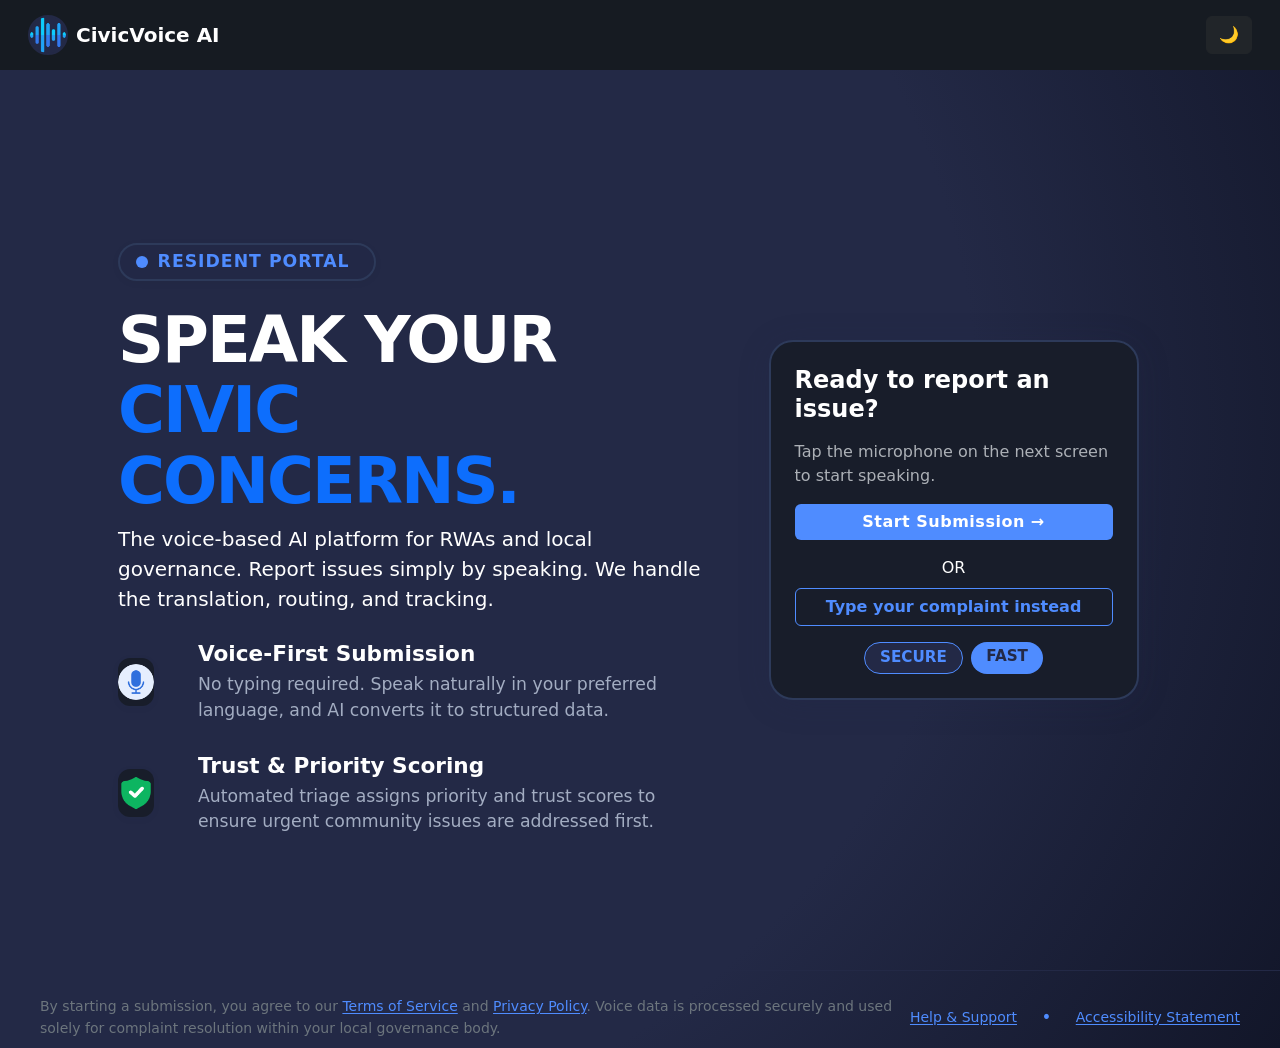
<file: templates/index.html>
<!DOCTYPE html>
<html lang="en" data-bs-theme="dark">
<head>
    <meta charset="UTF-8">
    <meta name="viewport" content="width=device-width, initial-scale=1.0">
    <title>CivicVoice AI</title>
    <link href="https://cdn.jsdelivr.net/npm/bootstrap@5.3.2/dist/css/bootstrap.min.css" rel="stylesheet">
    <link rel="stylesheet" href="/static/style.css">
</head>
<body>
    <!-- Header/Navbar -->
    <nav class="navbar navbar-expand-lg navbar-dark px-3" style="background: #161b22 !important; min-height: 70px;">
        <div class="container-fluid d-flex align-items-center justify-content-between">
            <a class="navbar-brand d-flex align-items-center fw-bold" href="#">
                <span class="logo-img-wrapper me-2">
                    <img src="/assets/wave-sound.png" alt="Logo" width="36" height="36" id="mainLogo" class="rounded-logo">
                </span>
                CivicVoice AI
            </a>
            <button class="btn btn-dark" id="toggleTheme" title="Toggle light/dark mode">🌙</button>
        </div>
    </nav>
    <div class="container vh-100 d-flex align-items-center" style="min-height: 80vh;">
        <div class="row w-100">
            <!-- Left Section -->
            <div class="col-md-7 d-flex flex-column justify-content-center align-items-start ps-md-5" style="padding-top: 2.5rem;">
                <span class="badge-resident-portal mb-4">
                    <span class="dot"></span>
                    <span class="text">RESIDENT PORTAL</span>
                </span>
                <h1 class="display-3 fw-bold mb-2" style="line-height: 1.1; letter-spacing: -2px;">SPEAK YOUR <br><span class="text-primary">CIVIC CONCERNS.</span></h1>
                <p class="lead mb-4">The voice-based AI platform for RWAs and local governance. Report issues simply by speaking. We handle the translation, routing, and tracking.</p>
                <div class="feature-row d-flex align-items-center mb-4">
                    <span class="feature-icon mic">
                        <img src="/assets/microphone (1).png" alt="Mic Icon" width="32" height="32" class="rounded-logo">
                    </span>
                    <div>
                        <div class="feature-title">Voice-First Submission</div>
                        <div class="feature-desc">No typing required. Speak naturally in your preferred language, and AI converts it to structured data.</div>
                    </div>
                </div>
                <div class="feature-row d-flex align-items-center mb-2">
                    <span class="feature-icon shield">
                        <img src="/assets/insurance.png" alt="Shield Icon" width="32" height="32" class="rounded-logo">
                    </span>
                    <div>
                        <div class="feature-title">Trust & Priority Scoring</div>
                        <div class="feature-desc">Automated triage assigns priority and trust scores to ensure urgent community issues are addressed first.</div>
                    </div>
                </div>
            </div>
            <!-- Right Section -->
            <div class="col-md-5 d-flex flex-column justify-content-center align-items-center">
                <div class="custom-card p-4 w-100" style="max-width: 370px;">
                    <h4 class="mb-3">Ready to report an issue?</h4>
                    <p class="text-muted">Tap the microphone on the next screen to start speaking.</p>
                    <a href="/templates/signup.html" class="btn btn-primary w-100 mb-2" id="startSubmission">Start Submission &rarr;</a>
                    <div class="text-center my-2">OR</div>
                    <!-- <input class="form-control mb-3" id="complaintInput" placeholder="Type your complaint instead"> -->
                    <button class="btn btn-outline-secondary w-100 mb-3" id="submitComplaint">Type your complaint instead</button>
                    <div class="d-flex justify-content-center gap-2">
                        <span class="badge bg-secondary">SECURE</span>
                        <span class="badge bg-info text-dark">FAST</span>
                    </div>
                </div>
            </div>
        </div>
    </div>
    <!-- Footer -->
                <footer class="footer mt-auto pt-4 pb-2">
                    <div class="container-fluid px-0 d-flex flex-column flex-md-row align-items-center justify-content-between gap-2">
                        <div class="footer-legal text-secondary small text-start">
                            By starting a submission, you agree to our
                            <a href="#" class="footer-link">Terms of Service</a> and
                            <a href="#" class="footer-link">Privacy Policy</a>.
                            Voice data is processed securely and used solely for complaint resolution within your local governance body.
                        </div>
                        <div class="footer-links d-flex align-items-center gap-3 small">
                            <a href="#" class="footer-link">Help &amp; Support</a>
                            <span class="dot-sep">&bull;</span>
                            <a href="#" class="footer-link">Accessibility Statement</a>
                        </div>
                    </div>
                </footer>
     <script src="https://cdn.jsdelivr.net/npm/bootstrap@5.3.2/dist/js/bootstrap.bundle.min.js"></script>
    <script src="/static/script.js"></script>
    <script>
    // Logo theme switchers
    const html = document.documentElement;
    const mainLogo = document.getElementById('mainLogo');
    function updateLogo() {
        if (html.getAttribute('data-bs-theme') === 'light') {
            mainLogo.src = '/static/mic-light.png';
        } else {
            mainLogo.src = '/static/mic-dark.png';
        }
    }
    updateLogo();
    const toggleThemeBtn = document.getElementById('toggleTheme');
    if (toggleThemeBtn) {
        toggleThemeBtn.addEventListener('click', () => {
            setTimeout(updateLogo, 10);
        });
    }
    </script>
</body>
</html>
</file>
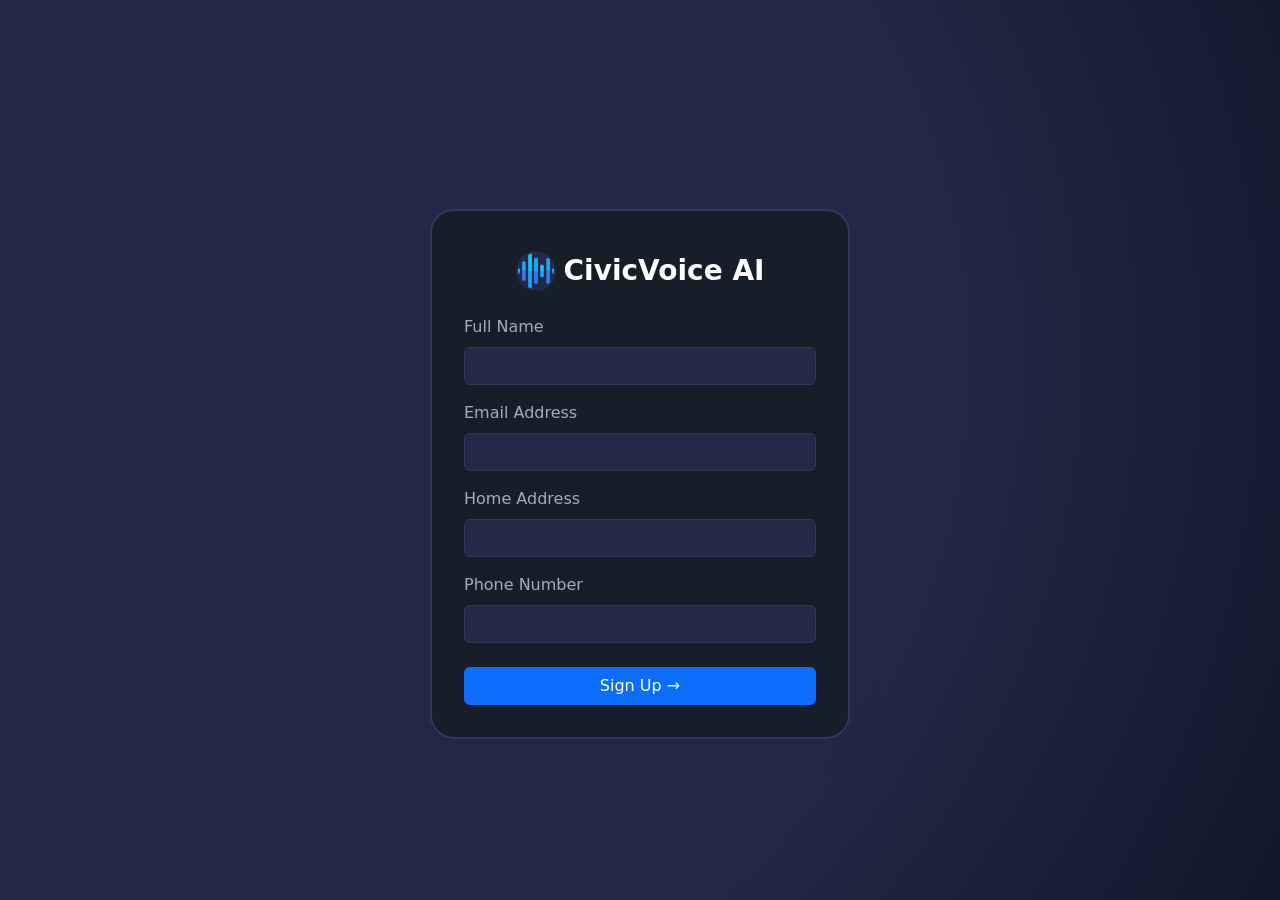
<file: templates/signup.html>
<!DOCTYPE html>
<html lang="en" data-bs-theme="dark">

<head>
    <meta charset="UTF-8">
    <meta name="viewport" content="width=device-width, initial-scale=1.0">
    <title>CivicVoice AI - Sign Up</title>
    <link href="https://cdn.jsdelivr.net/npm/bootstrap@5.3.2/dist/css/bootstrap.min.css" rel="stylesheet">
    <link rel="stylesheet" href="/static/style.css">
    <style>
        .signup-card {
            background: #181d2a;
            border-radius: 1.5rem;
            border: 2px solid #2d3a5a;
            box-shadow: 0 4px 32px 0 rgba(35, 41, 70, 0.18);
            padding: 2.5rem 2rem 2rem 2rem;
            max-width: 420px;
            margin: 3rem auto 0 auto;
            color: #fff;
        }

        .form-label {
            color: #a3adc2;
            font-weight: 500;
        }

        .form-control {
            background: #232946;
            color: #fff;
            border: 1.5px solid #2d3a5a;
        }

        .form-control:focus {
            border-color: #4f8cff;
            box-shadow: none;
        }

        .error-msg {
            color: #ff6b6b;
            font-size: 0.98rem;
            margin-top: 0.25rem;
        }
    </style>
</head>

<body>
    <div class="container vh-100 d-flex flex-column align-items-center justify-content-center">
        <div class="signup-card w-100">
            <div class="d-flex align-items-center justify-content-center mb-4">
                <span class="logo-img-wrapper me-2">
                    <img src="/assets/wave-sound.png" alt="CivicVoice Logo" width="40" height="40">
                </span>
                <h3 class="fw-bold mb-0">CivicVoice AI</h3>
            </div>
            <form id="signupForm" autocomplete="off" novalidate>
                <div class="mb-3">
                    <label for="name" class="form-label">Full Name</label>
                    <input type="text" class="form-control" id="name" required>
                    <div class="error-msg" id="nameError"></div>
                </div>
                <div class="mb-3">
                    <label for="email" class="form-label">Email Address</label>
                    <input type="email" class="form-control" id="email" required>
                    <div class="error-msg" id="emailError"></div>
                </div>
                <div class="mb-3">
                    <label for="address" class="form-label">Home Address</label>
                    <input type="text" class="form-control" id="address" required>
                    <div class="error-msg" id="addressError"></div>
                </div>
                <div class="mb-3">
                    <label for="phone" class="form-label">Phone Number</label>
                    <input type="tel" class="form-control" id="phone" required pattern="^[0-9\-\+\s()]{10,15}$">
                    <div class="error-msg" id="phoneError"></div>
                </div>
                <button type="submit" class="btn btn-primary w-100 mt-2">Sign Up &rarr;</button>
            </form>
        </div>
    </div>
    <script>
        // Client-side validation and local persistence
        const form = document.getElementById('signupForm');
        const nameInput = document.getElementById('name');
        const emailInput = document.getElementById('email');
        const addressInput = document.getElementById('address');
        const phoneInput = document.getElementById('phone');
        const nameError = document.getElementById('nameError');
        const emailError = document.getElementById('emailError');
        const addressError = document.getElementById('addressError');
        const phoneError = document.getElementById('phoneError');

        function validateEmail(email) {
            return /^[^\s@]+@[^\s@]+\.[^\s@]+$/.test(email);
        }
        function validatePhone(phone) {
            return /^[0-9\-\+\s()]{10,15}$/.test(phone);
        }
        form.addEventListener('submit', function (e) {
            e.preventDefault();
            let valid = true;
            nameError.textContent = '';
            emailError.textContent = '';
            addressError.textContent = '';
            phoneError.textContent = '';
            if (!nameInput.value.trim()) {
                nameError.textContent = 'Please enter your full name.';
                valid = false;
            }
            if (!emailInput.value.trim() || !validateEmail(emailInput.value.trim())) {
                emailError.textContent = 'Please enter a valid email address.';
                valid = false;
            }
            if (!addressInput.value.trim()) {
                addressError.textContent = 'Please enter your home address.';
                valid = false;
            }
            if (!phoneInput.value.trim() || !validatePhone(phoneInput.value.trim())) {
                phoneError.textContent = 'Please enter a valid phone number.';
                valid = false;
            }
            if (valid) {
                // Save to localStorage as persistent JSON
                const userData = {
                    name: nameInput.value.trim(),
                    email: emailInput.value.trim(),
                    address: addressInput.value.trim(),
                    phone: phoneInput.value.trim()
                };
                localStorage.setItem('civicvoice_user', JSON.stringify(userData));
                // Redirect to verification page
                window.location.href = 'resident-dashboard.html';

            }
        });
    </script>
</body>
</html>
</file>
<file: static/style.css>
/* Logo rounded border */
.logo-img-wrapper {
    display: flex;
    align-items: center;
    justify-content: center;
    width: 40px;
    height: 40px;
    background: #232946;
    border-radius: 50%;
    border: 2px solid #232946;
    overflow: hidden;
}
.rounded-logo {
    border-radius: 50%;
    background: transparent;
    width: 36px;
    height: 36px;
    object-fit: contain;
}
/* Feature rows styling */
.feature-row {
    gap: 1.5rem;
}
.feature-icon {
    display: flex;
    align-items: center;
    justify-content: center;
    width: 48px;
    height: 48px;
    border-radius: 12px;
    background: #181d2a;
    margin-right: 1.25rem;
    box-shadow: 0 2px 8px 0 rgba(35, 41, 70, 0.04);
}
.feature-title {
    font-size: 1.35rem;
    font-weight: 700;
    color: #fff;
    margin-bottom: 0.1rem;
}
.feature-desc {
    color: #a3adc2;
    font-size: 1.08rem;
    font-weight: 400;
    margin-bottom: 0.1rem;
}

/* Footer styling */
/* Footer layout and alignment */
.footer {
    background: transparent;
    color: #a3adc2;
    font-size: 1rem;
    border-top: 1px solid #232946;
    margin-top: 2rem;
    width: 100%;
    padding-left: 2.5rem;
    padding-right: 2.5rem;
}
.footer .container-fluid {
    max-width: 100vw;
    padding-left: 0;
    padding-right: 0;
}
.footer-legal {
    line-height: 1.6;
    flex: 1 1 0%;
    text-align: left;
    min-width: 0;
}
.footer-link {
    color: #4f8cff;
    text-decoration: underline;
    text-underline-offset: 2px;
    transition: color 0.15s;
    white-space: nowrap;
}
.footer-link:hover {
    color: #a3adc2;
    text-decoration: underline;
}
.footer-links {
    color: #a3adc2;
    justify-content: flex-end;
    flex: 0 0 auto;
    min-width: 220px;
    text-align: right;
}
.dot-sep {
    color: #4f8cff;
    font-size: 1.2em;
    margin: 0 0.5em;
    user-select: none;
}
@media (max-width: 900px) {
    .footer {
        padding-left: 1rem;
        padding-right: 1rem;
    }
    .footer .container-fluid {
        flex-direction: column !important;
        align-items: flex-start !important;
        gap: 0.5rem !important;
    }
    .footer-links {
        justify-content: flex-start;
        text-align: left;
        margin-top: 0.5rem;
    }
}
/* Resident Portal Badge */
.badge-resident-portal {
    display: inline-flex;
    align-items: center;
    background: rgba(35, 41, 70, 0.7);
    border: 2px solid #2d3a5a;
    border-radius: 2rem;
    padding: 0.25rem 1.5rem 0.25rem 1rem;
    font-weight: 600;
    color: #4f8cff;
    font-size: 1.1rem;
    letter-spacing: 1px;
    margin-top: 0.5rem;
    margin-bottom: 0.5rem;
    box-shadow: 0 2px 8px 0 rgba(0,0,0,0.04);
}
.badge-resident-portal .dot {
    width: 12px;
    height: 12px;
    background: #4f8cff;
    border-radius: 50%;
    display: inline-block;
    margin-right: 0.6rem;
    box-shadow: 0 0 0 2px #232946;
}
.badge-resident-portal .text {
    font-weight: 700;
    font-size: 1.08rem;
    letter-spacing: 1px;
}
body {
    background: radial-gradient(circle at 20% 40%, #232946 60%, #121629 100%);
    color: #fff;
}
/* Custom Card Styling for Right Section */
.custom-card {
    background: #181d2a;
    border-radius: 1.5rem;
    border: 2px solid #2d3a5a;
    box-shadow: 0 4px 32px 0 rgba(35, 41, 70, 0.18);
    padding: 2rem 1.5rem;
    margin-top: 1.5rem;
    margin-bottom: 1.5rem;
    color: #fff;
    transition: box-shadow 0.2s;
}
.custom-card:hover {
    box-shadow: 0 8px 40px 0 rgba(79, 140, 255, 0.18);
    border-color: #4f8cff;
}
.custom-card h4 {
    font-weight: 700;
    color: #fff;
}
.custom-card .form-control {
    background: #232946;
    border: 1.5px solid #2d3a5a;
    color: #fff;
}
.custom-card .form-control:focus {
    border-color: #4f8cff;
    box-shadow: none;
    background: #232946;
    color: #fff;
}
.custom-card .btn-primary {
    background: #4f8cff;
    border: none;
    font-weight: 600;
    letter-spacing: 0.5px;
}
.custom-card .btn-outline-secondary {
    border: 1.5px solid #4f8cff;
    color: #4f8cff;
    font-weight: 600;
}
.custom-card .btn-outline-secondary:hover {
    background: #4f8cff;
    color: #fff;
}
.custom-card .badge {
    font-size: 0.95rem;
    padding: 0.5em 1em;
    border-radius: 1rem;
    font-weight: 600;
}
.custom-card .badge.bg-secondary {
    background: #232946 !important;
    color: #4f8cff !important;
    border: 1.5px solid #4f8cff;
}
.custom-card .badge.bg-info {
    background: #4f8cff !important;
    color: #232946 !important;
}
[data-bs-theme="light"] body {
    background: #f8fafc;
    color: #222;
}
[data-bs-theme="light"] .card {
    background: #fff;
}
.recording-card {
  background: #232946;
  border-radius: 1rem;
  box-shadow: 0 4px 32px rgba(35,41,70,0.18);
  color: #fff;
}
.recording-card h3 {
  color: #fff;
}
.recording-card p {
  color: #a3adc2;
}
#recordBtn {
  font-weight: 600;
  padding: 0.75rem 1.5rem;
}
.sidebar {
  background: #232946;
  min-height: 100vh;
  padding: 1.5rem;
  color: #fff;
}
.sidebar a {
  display: block;
  color: #a3adc2;
  text-decoration: none;
  margin: 0.75rem 0;
  font-weight: 500;
}
.sidebar a:hover {
  color: #4f8cff;
}
.profile {
  color: #a3adc2;
}
.stat-box {
    font-size: 10px;
  background: #2d3a5a;
  border-radius: 0.75rem;
  padding: 1rem;
  text-align: center;
  color: #fff;
}
.waveform {
  background: #2d3a5a;
  border-radius: 0.5rem;
  color: #4f8cff;
  font-weight: bold;
}
.btn.rounded-circle {
  display: flex;
  align-items: center;
  justify-content: center;
  font-size: 1.25rem;
}
.btn.rounded-circle i {
  pointer-events: none;
}
#processingOverlay {
  position: fixed;
  top: 0;
  left: 0;
  width: 100%;
  height: 100%;
  background: rgba(24, 29, 42, 0.95); /* dark semi-transparent */
  display: flex;
  align-items: center;
  justify-content: center;
  z-index: 9999; /* ensure it sits above everything */
}

.processing-box{
  background: #232946;
  padding: 2rem;
  border-radius: 1rem;
  box-shadow: 0 4px 32px rgba(0,0,0,0.4);
  max-width: 400px;
  width: 90%;
  color: #fff;
}
</file>
